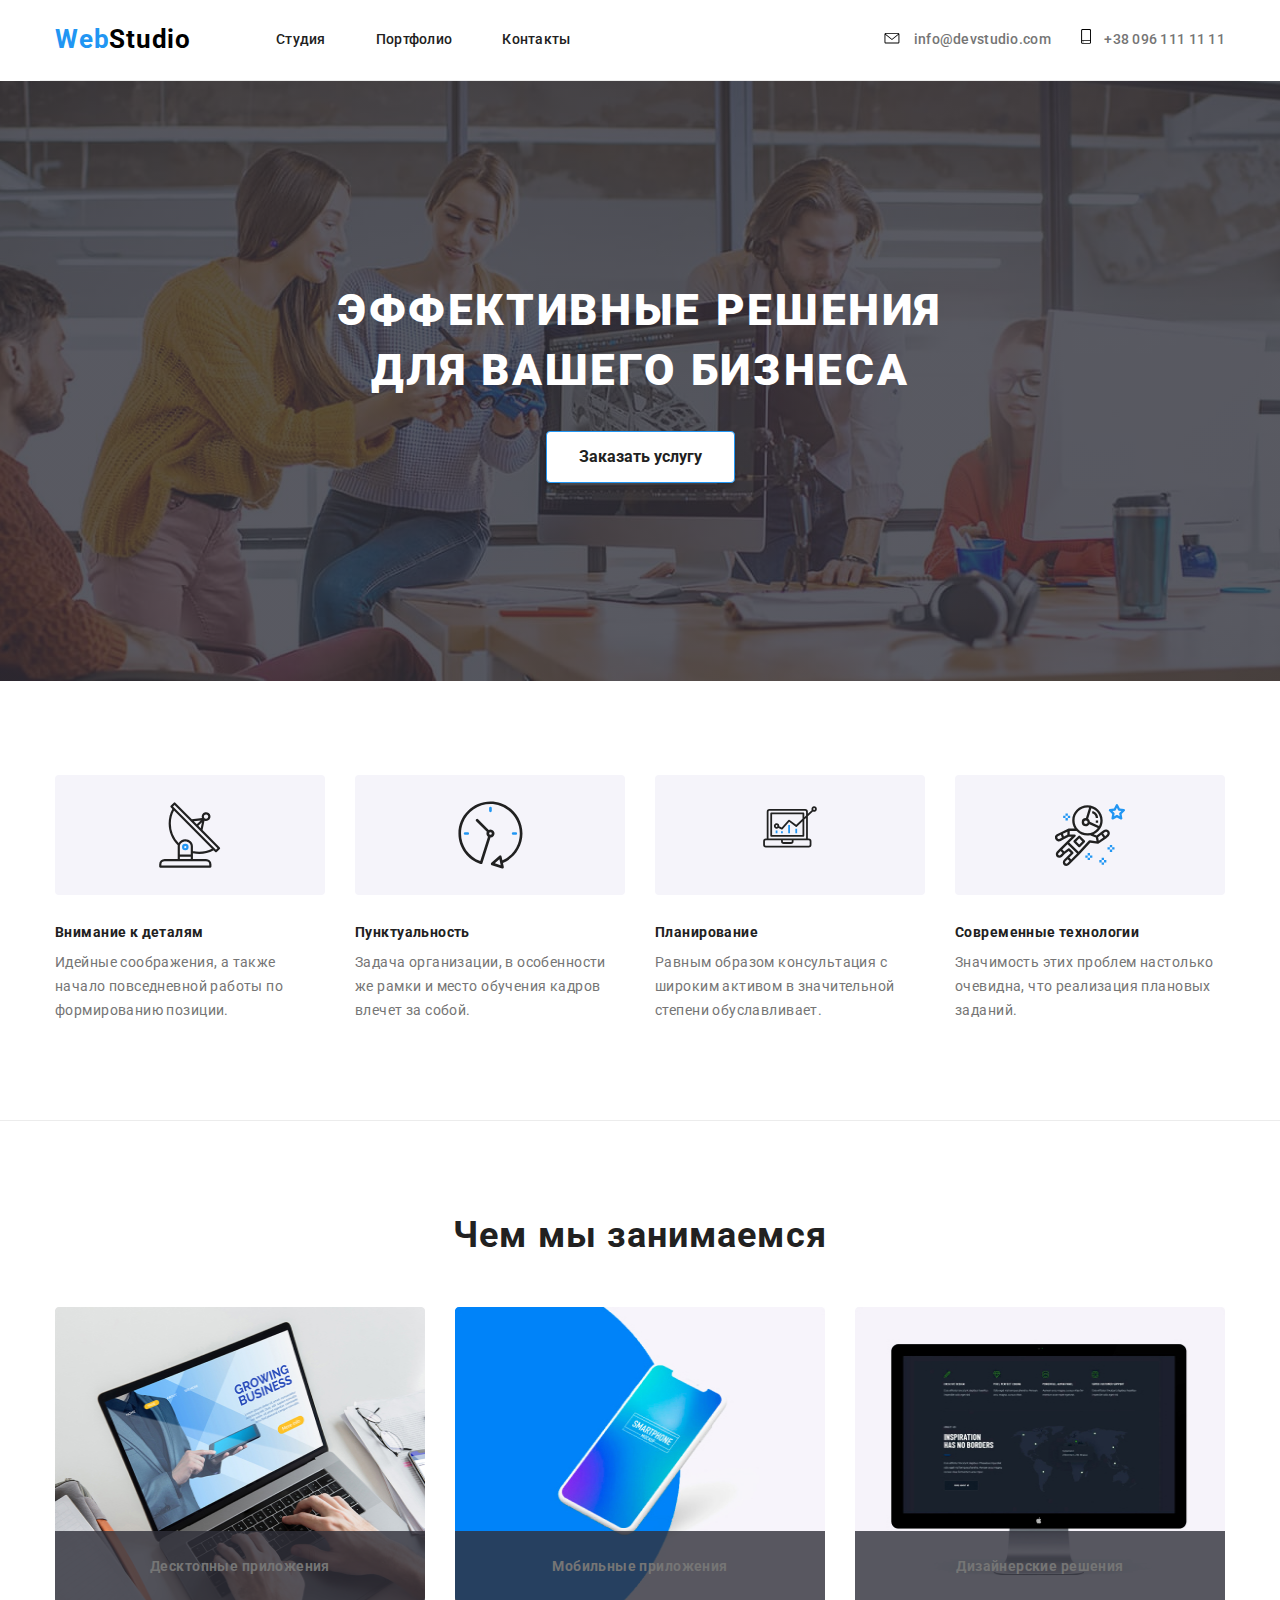
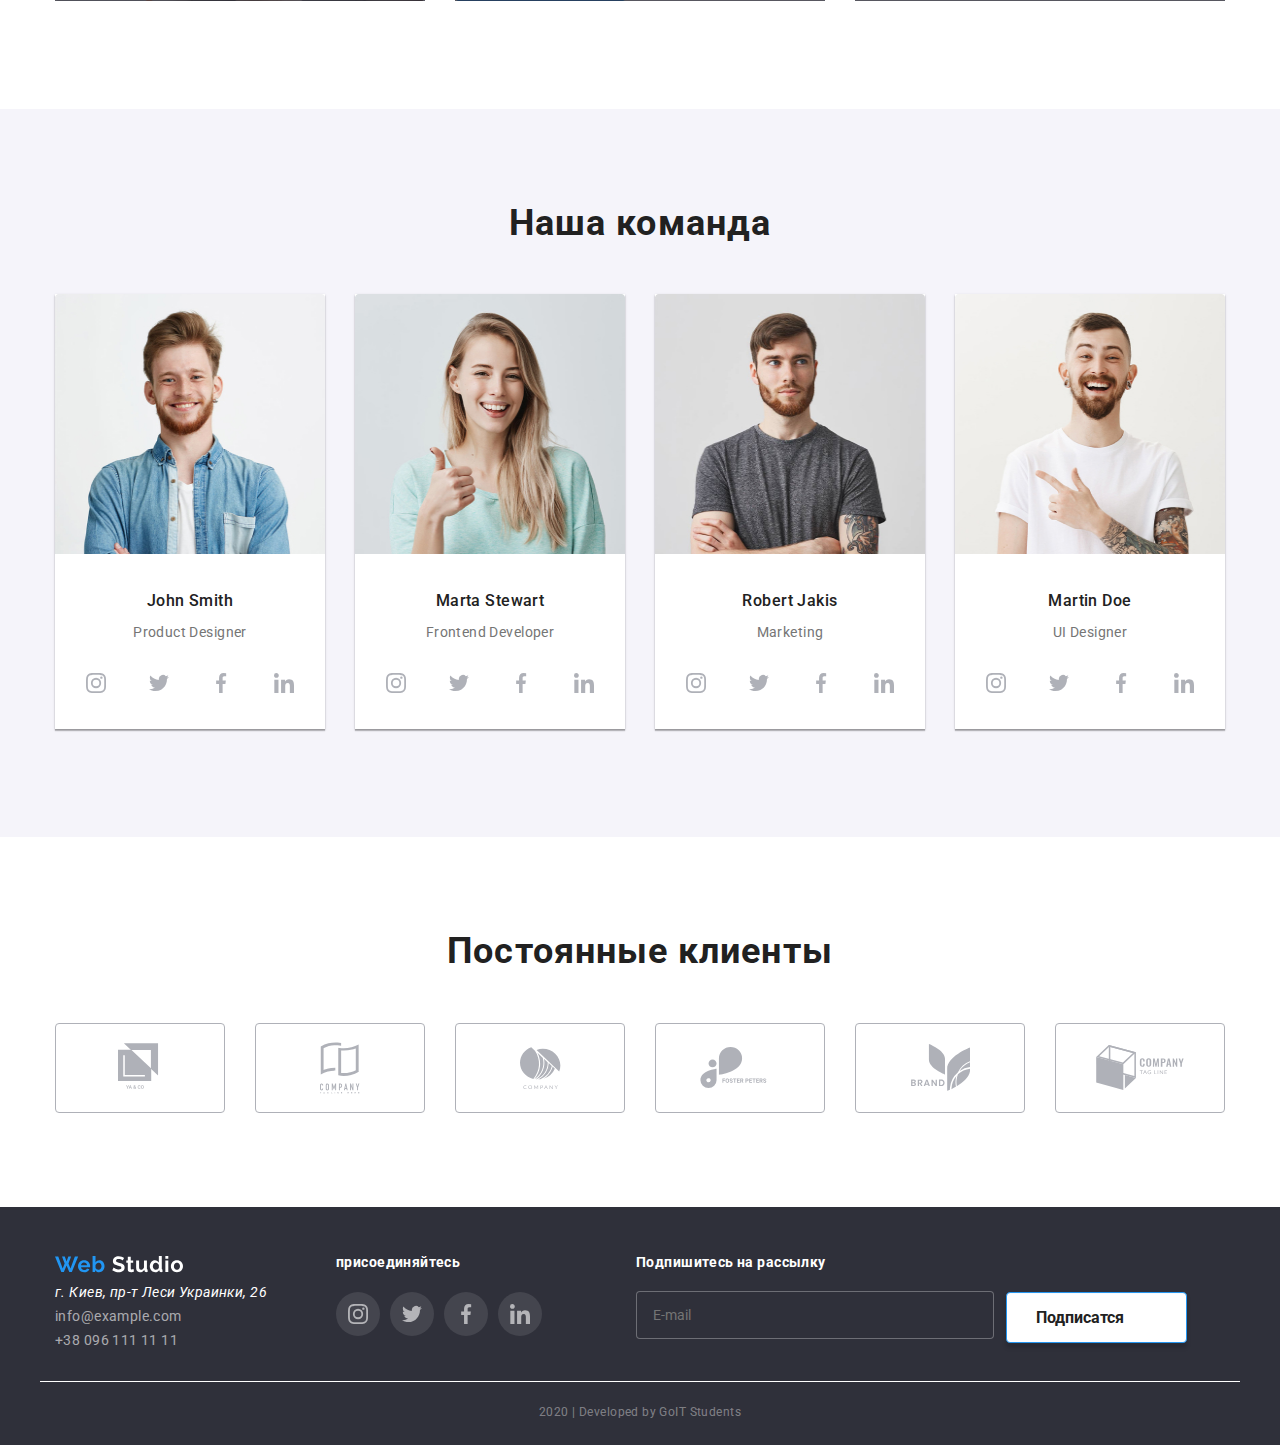
<file: index.html>
<!DOCTYPE html>
<html lang="ru">
  <head>
    <meta charset="UTF-8" />
    <meta name="viewport" content="width=device-width, initial-scale=1.0" />
    <title>Document</title>
    <link
      href="https://cdnjs.cloudflare.com/ajax/libs/modern-normalize/0.6.0/modern-normalize.min.css"
      rel="stylesheet"
    />
    <link rel="stylesheet" href="./css/main.min.css" />
    <link
      href="https://fonts.googleapis.com/css2?family=Roboto&display=swap"
      rel="stylesheet"
    />
  </head>
  <body class="page list">
    <!--Шапка сайта-->
    <header>
      <div class="conteiner main-nav">
        <nav class="nav-left">
          <a href="#" class="logo"
            ><p><span>Web</span>Studio</p></a
          >
          <!--навигация по сайту-->
          <ul class="site-nav list">
            <li class="item">
              <a href="./index.html" class="link current">Студия</a>
            </li>
            <li class="item">
              <a href="./portfolio.html" class="link">Портфолио</a>
            </li>
            <li class="item"><a href="#" class="link">Контакты</a></li>
          </ul>
        </nav>
        <!--контакты в шапке-->
        <ul class="site-contact list">
          <li class="item">
            <svg class="item-icon-mail">
              <use href="./images/symbol-contact.svg#icon-maill"></use>
            </svg>
            <a href="mailto:info@devstudio.com" class="link"
              >info@devstudio.com</a
            >
          </li>
          <li class="item">
            <svg class="item-icon-hone">
              <use href="./images/symbol-contact.svg#icon-hone"></use>
            </svg>
            <a href="tel:+380961111111" class="link">+38 096 111 11 11</a>
          </li>
        </ul>
      </div>
    </header>
    <main>
      <!--Герой-->
      <section class="hero section">
        <div class="hero-back">
          <h1 class="hero-title">
            эффективные решения <br />
            для вашего бизнеса
          </h1>
          <button type="button" class="btn" data-open-modal>
            Заказать услугу
          </button>
        </div>
      </section>

      <!--модадьное окно-->
      <div class="backdrop is-hidden" data-backdrop>
        <div class="modal">
          <button data-close-modal class="modal-btn">
            <svg class="item-icon-close">
              <use href="./images/symbol-close.svg#icon-close"></use>
            </svg>
          </button>
          <form class="forma">
            <p class="form-head">Оставьте свои данные, мы вам перезвоним</p>

            <div class="form-fild">
              <input
                class="form-input"
                type="text"
                name="name"
                id="name"
                placeholder=" "
              />
              <label for="name" class="form-label">Имя</label>
              <svg class="icon-modal">
                <use href="./images/symbol-modal.svg#icon-name"></use>
              </svg>
            </div>

            <div class="form-fild">
              <input
                class="form-input"
                type="tel"
                name="tel"
                id="tel"
                placeholder=" "
              />
              <label for="tel" class="form-label">Телефон</label>
              <svg class="icon-modal">
                <use href="./images/symbol-modal.svg#icon-tel"></use>
              </svg>
            </div>
            <div class="form-fild">
              <input
                class="form-input"
                type="email"
                name="mail"
                id="mail"
                placeholder=" "
              />
              <label for="mail" class="form-label">Почта</label>
              <svg class="icon-modal">
                <use href="./images/symbol-modal.svg#icon-mail"></use>
              </svg>
            </div>
            <div class="comment">
              <textarea
                class="modal-comm"
                name="comment"
                rows="8"
                cols="63"
                placeholder="Комментарий"
              ></textarea>
            </div>
            <div class="chek-modal">
              <label class="chek-label" for="yes"
                ><input
                  class="checkbox"
                  type="checkbox"
                  name=""
                  id="yes"
                  value="yes"
                /><span class="chek-icon"></span>Соглашаюсь с рассылкой и
                принимаю <a class="police" href="#">Условия договора</a></label
              >
            </div>

            <div class="submit-but">
              <button type="submit" class="btn-submit">Отправить</button>
            </div>
          </form>
        </div>
      </div>
      <script>
        const refs = {
          openModalBtn: document.querySelector("[data-open-modal]"),
          closeModalBtn: document.querySelector("[data-close-modal]"),
          backdrop: document.querySelector("[data-backdrop]"),
        };

        refs.openModalBtn.addEventListener("click", toggleModel);
        refs.closeModalBtn.addEventListener("click", toggleModel);

        refs.backdrop.addEventListener("click", logBackdropClick);

        function toggleModel() {
          refs.backdrop.classList.toggle("is-hidden");
        }
        function logBackdropClick() {
          console.log("Єто клик по бекдропу");
        }
      </script>
      <!--преимущества-->
      <section class="section advan">
        <div class="conteiner">
          <h2 class="section-title list zorro">наши преимущества</h2>
          <ul class="advantages">
            <li class="advantages-list">
              <div class="pic-block">
                <svg class="pic-antenna">
                  <use href="./images/symbol-advantages.svg#icon-antenna"></use>
                </svg>
              </div>
              <h3 class="sub-title">Внимание к деталям</h3>
              <p>
                Идейные соображения, а также начало повседневной работы по
                формированию позиции.
              </p>
            </li>
            <li class="advantages-list">
              <div class="pic-block">
                <svg class="pic-clock">
                  <use href="./images/symbol-advantages.svg#icon-clock"></use>
                </svg>
              </div>
              <h3 class="sub-title">Пунктуальность</h3>
              <p>
                Задача организации, в особенности же рамки и место обучения
                кадров влечет за собой.
              </p>
            </li>
            <li class="advantages-list">
              <div class="pic-block">
                <svg class="pic-diagram">
                  <use href="./images/symbol-advantages.svg#icon-diagram"></use>
                </svg>
              </div>
              <h3 class="sub-title">Планирование</h3>
              <p>
                Равным образом консультация с широким активом в значительной
                степени обуславливает.
              </p>
            </li>
            <li class="advantages-list">
              <div class="pic-block">
                <svg class="pic-astronavt">
                  <use
                    href="./images/symbol-advantages.svg#icon-astronaut"
                  ></use>
                </svg>
              </div>
              <h3 class="sub-title">Современные технологии</h3>
              <p>
                Значимость этих проблем настолько очевидна, что реализация
                плановых заданий.
              </p>
            </li>
          </ul>
        </div>
      </section>
      <!--Наши работы-->
      <section class="section">
        <div class="conteiner">
          <h2 class="section-title">Чем мы занимаемся</h2>
          <ul class="works">
            <li class="works-list">
              <img
                src="./images/img.jpg"
                alt="ноутбук"
                width="370px"
                height="294px"
              />
              <a href="#" class="sub-title">Десктопные приложения</a>
            </li>
            <li class="works-list">
              <img
                src="./images/box.jpg"
                alt="смартфон"
                width="370px"
                height="294px"
              />
              <a href="#" class="sub-title">Мобильные приложения</a>
            </li>
            <li class="works-list">
              <img
                src="./images/img(1).jpg"
                alt="моноблок"
                width="370px"
                height="294px"
              />
              <a href="#" class="sub-title">Дизайнерские решения</a>
            </li>
          </ul>
        </div>
      </section>
      <!--Наша команда-->
      <section class="section personal">
        <div class="conteiner">
          <h2 class="section-title">Наша команда</h2>
          <ul class="comand conteiner">
            <li class="item">
              <img
                src="./images/foto1.jpg"
                alt="foto John Smith"
                width="270px"
                height="260px"
                class="pers-foto"
              />
              <h3 class="sub-title">John Smith</h3>
              <p>Product Designer</p>
              <div class="contact-person">
                <a href="#" class="pict">
                  <svg class="icon-insta" width="20" height="20">
                    <use href="./images/symbol-comand.svg#icon-instagram"></use>
                  </svg>
                </a>
                <a href="#" class="pict">
                  <svg class="icon-insta" width="20" height="20">
                    <use href="./images/symbol-comand.svg#icon-twitter"></use>
                  </svg>
                </a>
                <a href="#" class="pict">
                  <svg class="icon-insta" width="20" height="20">
                    <use href="./images/symbol-comand.svg#icon-facebook"></use>
                  </svg>
                </a>
                <a href="#" class="pict">
                  <svg class="icon-insta" width="20" height="20">
                    <use href="./images/symbol-comand.svg#icon-linkedin"></use>
                  </svg>
                </a>
              </div>
            </li>
            <li class="item">
              <img
                src="./images/foto2.jpg"
                alt="foto Marta Stewart"
                width="270px"
                height="260px"
                class="pers-foto"
              />
              <h3 class="sub-title">Marta Stewart</h3>
              <p>Frontend Developer</p>
              <div class="contact-person">
                <a href="#" class="pict">
                  <svg class="icon-insta" width="20" height="20">
                    <use href="./images/symbol-comand.svg#icon-instagram"></use>
                  </svg>
                </a>
                <a href="#" class="pict">
                  <svg class="icon-insta" width="20" height="20">
                    <use href="./images/symbol-comand.svg#icon-twitter"></use>
                  </svg>
                </a>
                <a href="#" class="pict">
                  <svg class="icon-insta" width="20" height="20">
                    <use href="./images/symbol-comand.svg#icon-facebook"></use>
                  </svg>
                </a>
                <a href="#" class="pict">
                  <svg class="icon-insta" width="20" height="20">
                    <use href="./images/symbol-comand.svg#icon-linkedin"></use>
                  </svg>
                </a>
              </div>
            </li>
            <li class="item">
              <img
                src="./images/foto3.jpg"
                alt="foto Robert Jakis"
                width="270px"
                height="260px"
                class="pers-foto"
              />
              <h3 class="sub-title">Robert Jakis</h3>
              <p>Marketing</p>
              <div class="contact-person">
                <a href="#" class="pict">
                  <svg class="icon-insta" width="20" height="20">
                    <use href="./images/symbol-comand.svg#icon-instagram"></use>
                  </svg>
                </a>
                <a href="#" class="pict">
                  <svg class="icon-insta" width="20" height="20">
                    <use href="./images/symbol-comand.svg#icon-twitter"></use>
                  </svg>
                </a>
                <a href="#" class="pict">
                  <svg class="icon-insta" width="20" height="20">
                    <use href="./images/symbol-comand.svg#icon-facebook"></use>
                  </svg>
                </a>
                <a href="#" class="pict">
                  <svg class="icon-insta" width="20" height="20">
                    <use href="./images/symbol-comand.svg#icon-linkedin"></use>
                  </svg>
                </a>
              </div>
            </li>
            <li class="item">
              <img
                src="./images/foto4.jpg"
                alt="foto Martin Doe"
                width="270px"
                height="260px"
                class="pers-foto"
              />
              <h3 class="sub-title">Martin Doe</h3>
              <p>UI Designer</p>
              <div class="contact-person">
                <a href="#" class="pict">
                  <svg class="icon-insta" width="20" height="20">
                    <use href="./images/symbol-comand.svg#icon-instagram"></use>
                  </svg>
                </a>
                <a href="#" class="pict">
                  <svg class="icon-insta" width="20" height="20">
                    <use href="./images/symbol-comand.svg#icon-twitter"></use>
                  </svg>
                </a>
                <a href="#" class="pict">
                  <svg class="icon-insta" width="20" height="20">
                    <use href="./images/symbol-comand.svg#icon-facebook"></use>
                  </svg>
                </a>
                <a href="#" class="pict">
                  <svg class="icon-insta" width="20" height="20">
                    <use href="./images/symbol-comand.svg#icon-linkedin"></use>
                  </svg>
                </a>
              </div>
            </li>
          </ul>
        </div>
      </section>
      <!--Клиены-->
      <section class="section clients">
        <div class="conteiner">
          <h2 class="section-title">Постоянные клиенты</h2>
          <ul class="clients-logo list">
            <li>
              <a class="client-pict" href="#">
                <div class="logo-client-block">
                  <svg class="client-logo" width="44.27px" height="49.23px">
                    <use href="./images/symbol-client.svg#icon-logo1"></use>
                  </svg>
                </div>
              </a>
            </li>
            <li>
              <a class="client-pict" href="#">
                <div class="logo-client-block">
                  <svg class="client-logo" width="40px" height="52px">
                    <use href="./images/symbol-client.svg#icon-logo2"></use>
                  </svg>
                </div>
              </a>
            </li>
            <li>
              <a class="client-pict" href="#">
                <div class="logo-client-block">
                  <svg class="client-logo" width="41px" height="42.6px">
                    <use href="./images/symbol-client.svg#icon-logo3"></use>
                  </svg>
                </div>
              </a>
            </li>
            <li>
              <a class="client-pict" href="#">
                <div class="logo-client-block">
                  <svg class="client-logo" width="79.66px" height="42.02px">
                    <use href="./images/symbol-client.svg#icon-logo4"></use>
                  </svg>
                </div>
              </a>
            </li>
            <li>
              <a class="client-pict" href="#">
                <div class="logo-client-block">
                  <svg class="client-logo" width="59px" height="47px">
                    <use href="./images/symbol-client.svg#icon-logo5"></use>
                  </svg>
                </div>
              </a>
            </li>
            <li>
              <a class="client-pict" href="#">
                <div class="logo-client-block">
                  <svg class="client-logo" width="88.48px" height="45.44px">
                    <use href="./images/symbol-client.svg#icon-logo6"></use>
                  </svg>
                </div>
              </a>
            </li>
          </ul>
        </div>
      </section>
    </main>
    <!--Подвал-->
    <footer>
      <section class="section-footer">
        <div class="footer-section conteiner">
          <!--Адресс фут-->
          <div class="adress">
            <a href="#"><img src="./images/WebStudio.svg" alt="logo" /></a>
            <address>
              <p class="street">г. Киев, пр-т Леси Украинки, 26</p>
            </address>
            <a href="mailto:info@example.com" class="contact"
              >info@example.com</a
            >
            <a href="tel:+380961111111" class="contact">+38 096 111 11 11</a>
          </div>
          <!--Соц сети-->
          <div class="doit">
            <h2 class="sub-title">присоединяйтесь</h2>
            <ul class="pict-foot list">
              <li class="cosial-pict">
                <a href="#" class="pict">
                  <svg class="icon-foot" width="20" height="20">
                    <use href="./images/symbol-comand.svg#icon-instagram"></use>
                  </svg>
                </a>
              </li>
              <li class="cosial-pict">
                <a href="#" class="pict">
                  <svg class="icon-foot" width="20" height="20">
                    <use href="./images/symbol-comand.svg#icon-twitter"></use>
                  </svg>
                </a>
              </li>
              <li class="cosial-pict">
                <a href="#" class="pict">
                  <svg class="icon-foot" width="20" height="20">
                    <use href="./images/symbol-comand.svg#icon-facebook"></use>
                  </svg>
                </a>
              </li>
              <li class="cosial-pict">
                <a href="#" class="pict">
                  <svg class="icon-foot" width="20" height="20">
                    <use href="./images/symbol-comand.svg#icon-linkedin"></use>
                  </svg>
                </a>
              </li>
            </ul>
          </div>
          <!--Форма Подписки-->

          <div class="subscribe">
            <form>
              <h2 class="sub-title">Подпишитесь на рассылку</h2>

              <label for="subform" class="sub-label">
                <input
                  class="form-input"
                  type="text"
                  name="subform"
                  id="subform"
                  placeholder="E-mail"
              /></label>
            </form>
          </div>
          <div class="btn-footer">
            <button class="btn-subscribe">
              <svg class="futter-send" width="20" height="20">
                <use href="./images/symbol-send.svg#icon-iconsend"></use></svg
              >Подписатся
            </button>
          </div>
        </div>
      </section>
      <!--Создано-->
      <section class="cop">
        <p class="create conteiner">2020 | Developed by GoIT Students</p>
      </section>
    </footer>
  </body>
</html>
</file>
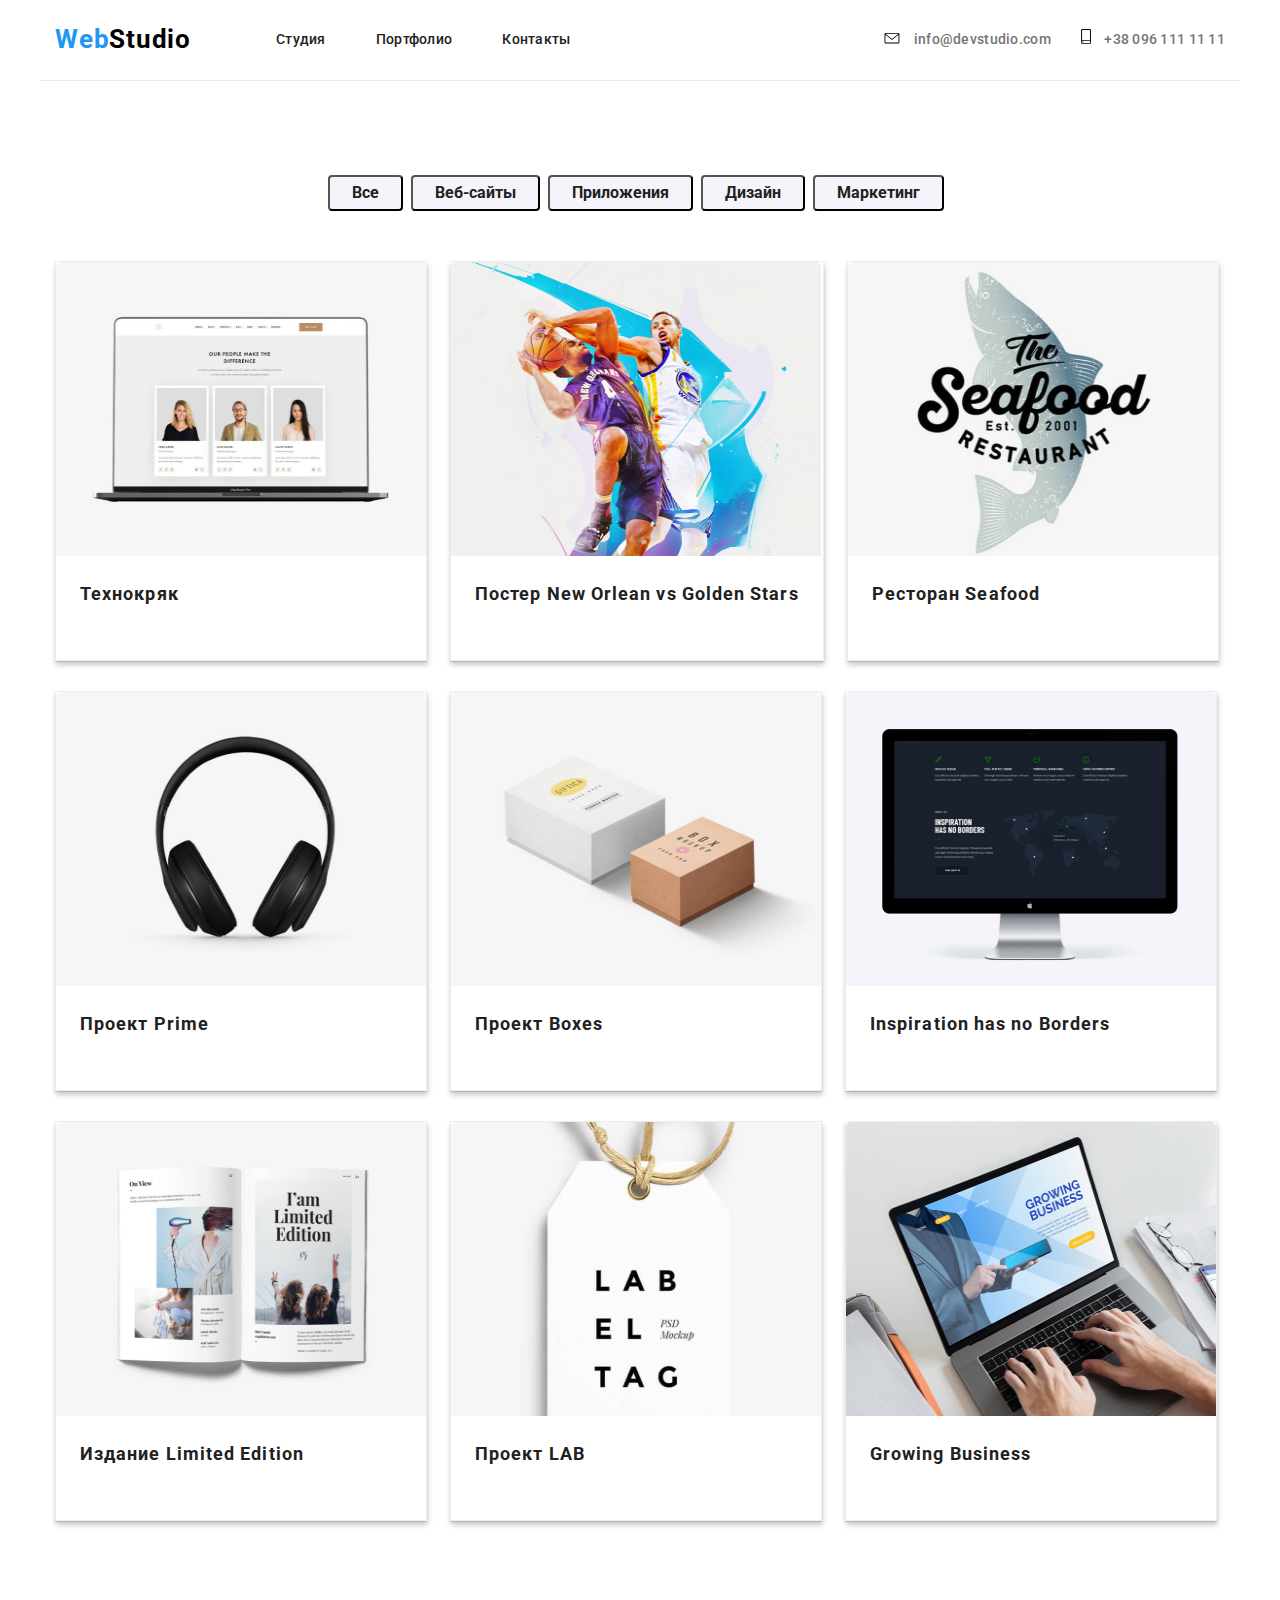
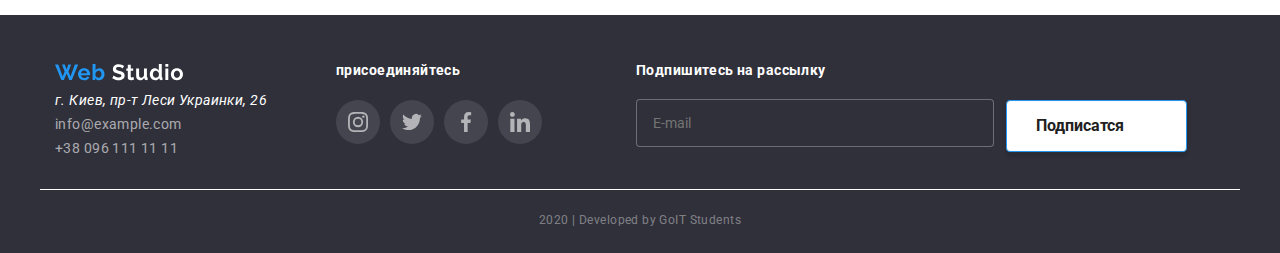
<file: portfolio.html>
<!DOCTYPE html>
<html lang="ru">
  <head>
    <meta charset="UTF-8" />
    <meta name="viewport" content="width=device-width, initial-scale=1.0" />
    <title>Document</title>
    <link
      href="https://cdnjs.cloudflare.com/ajax/libs/modern-normalize/0.6.0/modern-normalize.min.css"
      rel="stylesheet"
    />
    <link rel="stylesheet" href="./css/main.min.css" />
    <link
      href="https://fonts.googleapis.com/css2?family=Roboto&display=swap"
      rel="stylesheet"
    />
  </head>
  <body class="page list">
    <!--Шапка сайта-->
    <header>
      <div class="conteiner main-nav list">
        <nav class="nav-left">
          <a href="#" class="logo">
            <p><span>Web</span>Studio</p>
          </a>
          <!--навигация по сайту-->
          <ul class="site-nav list">
            <li class="item">
              <a href="./index.html" class="link">Студия</a>
            </li>
            <li class="item">
              <a href="./portfolio.html" class="link current">Портфолио</a>
            </li>
            <li class="item"><a href="#" class="link">Контакты</a></li>
          </ul>
        </nav>
        <!--контакты в шапке-->
        <ul class="site-contact list">
          <li class="item">
            <svg class="item-icon-mail">
              <use href="./images/symbol-contact.svg#icon-maill"></use>
            </svg>
            <a href="mailto:info@devstudio.com" class="link"
              >info@devstudio.com</a
            >
          </li>
          <li class="item">
            <svg class="item-icon-hone">
              <use href="./images/symbol-contact.svg#icon-hone"></use>
            </svg>
            <a href="tel:+380961111111" class="link">+38 096 111 11 11</a>
          </li>
        </ul>
      </div>
    </header>
    <main>
      <h1 class="zorro">Наши работы</h1>
      <section class="section filt">
        <div class="conteiner">
          <!--Фильтры-->
          <h2 class="zorro">Фильтры</h2>
          <ul class="filter list">
            <li>
              <button type="button" class="btn"><span>Все</span></button>
            </li>
            <li><button type="button" class="btn">Веб-сайты</button></li>
            <li><button type="button" class="btn">Приложения</button></li>
            <li><button type="button" class="btn">Дизайн</button></li>
            <li><button type="button" class="btn">Маркетинг</button></li>
          </ul>
        </div>
      </section>
      <section class="galery-item">
        <!--Примеры -->

        <h2 class="zorro">примеры выполненных работ</h2>
        <div class="galery conteiner">
          <ul class="example list">
            <li class="card">
              <a href="#" class="example-link">
                <div class="overlay">
                  <img
                    src="./images/img(6).jpg"
                    alt="визуализация Веб-сайта
            Технокряк"
                    width="370"
                    height="294"
                  />
                  <div class="over-text">
                    <p class="over-text-cont">
                      Технокряк это современная площадка распространения
                      коронавируса. Компании используют эту платформу для
                      цифрового шпионажа и атак на защищённые сервера
                      конкурентов.
                    </p>
                  </div>
                </div>
                <div class="client-name">
                  <h3 class="sub-title">Технокряк</h3>
                  <p class="sub-sub-title">Веб-сайт</p>
                </div>
              </a>
            </li>
            <li class="card">
              <a href="#" class="example-link">
                <div class="overlay">
                  <img
                    src="./images/img(7).jpg"
                    alt="постер созданный для
            спортивного мероприятия"
                    width="370"
                    height="294"
                  />
                  <div class="over-text">
                    <p class="over-text-cont">
                      Технокряк это современная площадка распространения
                      коронавируса. Компании используют эту платформу для
                      цифрового шпионажа и атак на защищённые сервера
                      конкурентов.
                    </p>
                  </div>
                </div>
                <div class="client-name">
                  <h3 class="sub-title">Постер New Orlean vs Golden Stars</h3>
                  <p>Дизайн</p>
                  <!--<p>
                Технокряк это современная площадка распространения коронавируса.
                Компании используют эту платформу для цифрового шпионажа и атак
                на защищённые сервера конкурентов.
              </p>-->
                </div>
              </a>
            </li>
            <li class="card">
              <a href="#" class="example-link">
                <div class="overlay">
                  <img
                    src="./images/img(8).jpg"
                    alt="визуализация приложения для
            ресторана"
                    width="370"
                    height="294"
                  />
                  <div class="over-text">
                    <p class="over-text-cont">
                      Технокряк это современная площадка распространения
                      коронавируса. Компании используют эту платформу для
                      цифрового шпионажа и атак на защищённые сервера
                      конкурентов.
                    </p>
                  </div>
                </div>
                <div class="client-name">
                  <h3 class="sub-title">Ресторан Seafood</h3>
                  <p>Приложение</p>
                  <!--<p>
                Технокряк это современная площадка распространения коронавируса.
                Компании используют эту платформу для цифрового шпионажа и атак
                на защищённые сервера конкурентов.
              </p> -->
                </div>
              </a>
            </li>
            <li class="card">
              <a href="#" class="example-link">
                <div class="overlay">
                  <img
                    src="./images/img(9).jpg"
                    alt="пример промо для проэкта"
                    width="370"
                    height="294"
                  />
                  <div class="over-text">
                    <p class="over-text-cont">
                      Технокряк это современная площадка распространения
                      коронавируса. Компании используют эту платформу для
                      цифрового шпионажа и атак на защищённые сервера
                      конкурентов.
                    </p>
                  </div>
                </div>
                <div class="client-name">
                  <h3 class="sub-title">Проект Prime</h3>
                  <p>Маркетинг</p>
                  <!--<p>
                Технокряк это современная площадка распространения коронавируса.
                Компании используют эту платформу для цифрового шпионажа и атак
                на защищённые сервера конкурентов.
              </p> -->
                </div>
              </a>
            </li>
            <li class="card">
              <a href="#" class="example-link">
                <div class="overlay">
                  <img
                    src="./images/img(10).jpg"
                    alt="визуализация приложения для
            доставки"
                    width="370"
                    height="294"
                  />
                  <div class="over-text">
                    <p class="over-text-cont">
                      Технокряк это современная площадка распространения
                      коронавируса. Компании используют эту платформу для
                      цифрового шпионажа и атак на защищённые сервера
                      конкурентов.
                    </p>
                  </div>
                </div>
                <div class="client-name">
                  <h3 class="sub-title">Проект Boxes</h3>
                  <p>Приложение</p>
                  <!--<p>
                Технокряк это современная площадка распространения коронавируса.
                Компании используют эту платформу для цифрового шпионажа и атак
                на защищённые сервера конкурентов.
              </p> -->
                </div>
              </a>
            </li>
            <li class="card">
              <a href="#" class="example-link">
                <div class="overlay">
                  <img
                    src="./images/img(11).jpg"
                    alt="визуализация Веб-сайта
            Inspiration has no Borders"
                    width="370"
                    height="294"
                  />
                  <div class="over-text">
                    <p class="over-text-cont">
                      Технокряк это современная площадка распространения
                      коронавируса. Компании используют эту платформу для
                      цифрового шпионажа и атак на защищённые сервера
                      конкурентов.
                    </p>
                  </div>
                </div>
                <div class="client-name">
                  <h3 class="sub-title">Inspiration has no Borders</h3>
                  <p>Веб-сайт</p>
                  <!--<p>
                Технокряк это современная площадка распространения коронавируса.
                Компании используют эту платформу для цифрового шпионажа и атак
                на защищённые сервера конкурентов.
              </p> -->
                </div>
              </a>
            </li>
            <li class="card">
              <a href="#" class="example-link">
                <div class="overlay">
                  <img
                    src="./images/img(12).jpg"
                    alt="пример дизайна для журнала"
                    width="370"
                    height="294"
                  />
                  <div class="over-text">
                    <p class="over-text-cont">
                      Технокряк это современная площадка распространения
                      коронавируса. Компании используют эту платформу для
                      цифрового шпионажа и атак на защищённые сервера
                      конкурентов.
                    </p>
                  </div>
                </div>
                <div class="client-name">
                  <h3 class="sub-title">Издание Limited Edition</h3>
                  <p>Дизайн</p>
                  <!--<p>
                Технокряк это современная площадка распространения коронавируса.
                Компании используют эту платформу для цифрового шпионажа и атак
                на защищённые сервера конкурентов.
              </p> -->
                </div>
              </a>
            </li>
            <li class="card">
              <a href="#" class="example-link">
                <div class="overlay">
                  <img
                    src="./images/img(13).jpg"
                    alt="визуализация Веб-сайта
            Технокряк"
                    width="370"
                    height="294"
                  />
                  <div class="over-text">
                    <p class="over-text-cont">
                      Технокряк это современная площадка распространения
                      коронавируса. Компании используют эту платформу для
                      цифрового шпионажа и атак на защищённые сервера
                      конкурентов.
                    </p>
                  </div>
                </div>
                <div class="client-name">
                  <h3 class="sub-title">Проект LAB</h3>
                  <p>Маркетинг</p>
                  <!--<p>
                Технокряк это современная площадка распространения коронавируса.
                Компании используют эту платформу для цифрового шпионажа и атак
                на защищённые сервера конкурентов.
              </p> -->
                </div>
              </a>
            </li>
            <li class="card">
              <a href="#" class="example-link">
                <div class="overlay">
                  <img
                    src="./images/img(14).jpg"
                    alt="визуализация приложения для
            ПК"
                    width="370"
                    height="294"
                  />
                  <div class="over-text">
                    <p class="over-text-cont">
                      Технокряк это современная площадка распространения
                      коронавируса. Компании используют эту платформу для
                      цифрового шпионажа и атак на защищённые сервера
                      конкурентов.
                    </p>
                  </div>
                </div>
                <div class="client-name">
                  <h3 class="sub-title">Growing Business</h3>
                  <p>Приложение</p>
                  <!-- <p>
                Технокряк это современная площадка распространения коронавируса.
                Компании используют эту платформу для цифрового шпионажа и атак
                на защищённые сервера конкурентов.
              </p> -->
                </div>
              </a>
            </li>
          </ul>
        </div>
      </section>
    </main>
    <footer>
      <section class="section-footer">
        <div class="footer-section conteiner">
          <!--Адресс фут-->
          <div class="adress">
            <a href="#"><img src="./images/WebStudio.svg" alt="logo" /></a>
            <address>
              <p class="street">г. Киев, пр-т Леси Украинки, 26</p>
            </address>
            <a href="mailto:info@example.com" class="contact"
              >info@example.com</a
            >
            <a href="tel:+380961111111" class="contact">+38 096 111 11 11</a>
          </div>
          <!--Соц сети-->
          <div class="doit">
            <h2 class="sub-title">присоединяйтесь</h2>
            <ul class="pict-foot list">
              <li class="cosial-pict">
                <a href="#" class="pict">
                  <svg class="icon-foot" width="20" height="20">
                    <use href="./images/symbol-comand.svg#icon-instagram"></use>
                  </svg>
                </a>
              </li>
              <li class="cosial-pict">
                <a href="#" class="pict">
                  <svg class="icon-foot" width="20" height="20">
                    <use href="./images/symbol-comand.svg#icon-twitter"></use>
                  </svg>
                </a>
              </li>
              <li class="cosial-pict">
                <a href="#" class="pict">
                  <svg class="icon-foot" width="20" height="20">
                    <use href="./images/symbol-comand.svg#icon-facebook"></use>
                  </svg>
                </a>
              </li>
              <li class="cosial-pict">
                <a href="#" class="pict">
                  <svg class="icon-foot" width="20" height="20">
                    <use href="./images/symbol-comand.svg#icon-linkedin"></use>
                  </svg>
                </a>
              </li>
            </ul>
          </div>
          <!--Форма Подписки не поменял цвет-->
          <div class="subscribe">
            <form>
              <h2 class="sub-title">Подпишитесь на рассылку</h2>

              <label for="subform" class="sub-label">
                <input
                  class="form-input"
                  type="text"
                  name="subform"
                  id="subform"
                  placeholder="E-mail"
              /></label>
            </form>
          </div>
          <div class="btn-footer">
            <button class="btn-subscribe">
              <svg class="futter-send" width="20" height="20">
                <use href="./images/symbol-send.svg#icon-iconsend"></use></svg
              >Подписатся
            </button>
          </div>
        </div>
      </section>
      <!--Создано-->
      <section class="cop">
        <p class="create conteiner">2020 | Developed by GoIT Students</p>
      </section>
    </footer>
  </body>
</html>
</file>
<file: css/main.min.css>
h1,h2,h3,h4,h5,p{margin:0px}.list{list-style:none;margin:0;padding:0}.zorro{display:none}.section{padding-bottom:94px;padding-top:94px}.section-title{color:#212121;font-weight:700;font-size:36px;line-height:1.16;text-align:center;letter-spacing:0.03em}.site-nav .item:last-child{margin-right:0px}.conteiner{width:1200px;padding-left:15px;padding-right:15px;margin-left:auto;margin-right:auto}.page{background-color:#fff;color:#757575;font-family:"Roboto", sans-serif;letter-spacing:0.03em;font-size:14px;line-height:1.71}.nav-left{display:-webkit-box;display:-ms-flexbox;display:flex;-webkit-box-align:center;-ms-flex-align:center;align-items:center}.nav-left span{color:#2196f3}.logo{display:-webkit-box;display:-ms-flexbox;display:flex;font-weight:700;font-size:26px;line-height:1.14;letter-spacing:0.03em;color:#000;text-decoration:none;margin-top:24px;margin-bottom:25px}.main-nav{display:-webkit-box;display:-ms-flexbox;display:flex;-webkit-box-align:center;-ms-flex-align:center;align-items:center;border-bottom:1px solid #ececec}.site-nav{display:-webkit-box;display:-ms-flexbox;display:flex}.site-nav .item{margin-right:50px}.site-nav .item:first-child{margin-left:85px}.site-nav .current{color:#2196f3}.site-nav .link{position:relative;display:block;padding-bottom:32px;padding-top:32px;color:#212121;text-decoration:none;font-weight:500;line-height:1.14;letter-spacing:0.02em;-webkit-transition-property:color;transition-property:color;-webkit-transition-duration:250ms;transition-duration:250ms;-webkit-transition-timing-function:cubic-bezier(0.4, 0, 0.2, 1);transition-timing-function:cubic-bezier(0.4, 0, 0.2, 1)}.site-nav .link::after{content:"";position:absolute;left:0;bottom:0;width:100%;display:block;background-color:#2196f3;border-radius:2px;height:4px;opacity:0;-webkit-transition-property:all;transition-property:all;-webkit-transition-duration:250ms;transition-duration:250ms;-webkit-transition-timing-function:cubic-bezier(0.4, 0, 0.2, 1);transition-timing-function:cubic-bezier(0.4, 0, 0.2, 1)}.site-nav .link:hover::after{opacity:1}.site-nav .link:hover,.site-nav .link:focus{color:#2196f3}.item-icon-mail{width:16px;height:11.2px;margin-right:10px}.item-icon-hone{width:10px;height:14.94px;margin-right:10px}.site-contact{display:-webkit-box;display:-ms-flexbox;display:flex;margin-left:auto}.site-contact .item+.item{margin-left:30px}.site-contact .link{padding-bottom:28px;padding-top:36px;text-decoration:none;color:#757575;font-weight:500;line-height:1.14;letter-spacing:0.02em;-webkit-transition-property:color;transition-property:color;-webkit-transition-duration:250ms;transition-duration:250ms;-webkit-transition-timing-function:cubic-bezier(0.4, 0, 0.2, 1);transition-timing-function:cubic-bezier(0.4, 0, 0.2, 1)}.site-contact .item{-webkit-transition-property:fill;transition-property:fill;-webkit-transition-duration:250ms;transition-duration:250ms;-webkit-transition-timing-function:cubic-bezier(0.4, 0, 0.2, 1);transition-timing-function:cubic-bezier(0.4, 0, 0.2, 1)}.site-contact .link:hover,.site-contact .link:focus{color:#2196f3}.site-contact .item:hover,.site-contact .item:focus{fill:#2196f3}.hero{padding-top:0px;padding-bottom:0px;text-align:center}.hero-title{padding-top:200px;padding-bottom:30px;color:#fff;font-weight:900;font-size:44px;line-height:1.36;letter-spacing:0.06em;text-transform:uppercase}.hero-back{height:600px;max-width:1600px;margin-left:auto;margin-right:auto;background-image:-webkit-gradient(linear, left top, right top, from(rgba(47,48,58,0.8)), to(rgba(47,48,58,0.8))),url(../images/Headerimg.jpg);background-image:linear-gradient(to right, rgba(47,48,58,0.8), rgba(47,48,58,0.8)),url(../images/Headerimg.jpg);background-repeat:no-repeat;background-size:cover;background-position:center}.hero .btn{padding:10px 32px 10px 32px;-webkit-box-shadow:0px 4px 4px rgba(0,0,0,0.15);box-shadow:0px 4px 4px rgba(0,0,0,0.15);border-radius:4px;margin-bottom:200px;border:1px solid #2196f3;color:#212121;background:#fff;font-family:inherit;font-weight:700;font-size:16px;line-height:1.87;-webkit-transition-property:all;transition-property:all;-webkit-transition-duration:250ms;transition-duration:250ms;-webkit-transition-timing-function:cubic-bezier(0.4, 0, 0.2, 1);transition-timing-function:cubic-bezier(0.4, 0, 0.2, 1)}.hero .btn:hover,.hero .btn:focus{color:#fff;background:#2196f3}.backdrop{position:fixed;top:0;left:0;width:100%;height:100%;background-color:rgba(0,0,0,0.2);opacity:1;z-index:99;-webkit-transition:opacity 250ms cubic-bezier(0.4, 0, 0.2, 1);transition:opacity 250ms cubic-bezier(0.4, 0, 0.2, 1)}.backdrop.is-hidden{opacity:0;pointer-events:none}.modal{position:absolute;top:50%;left:50%;-webkit-transform:translate(-50%, -50%);transform:translate(-50%, -50%);width:auto;height:auto;background-color:#fff}.modal-btn{position:absolute;top:-15px;right:-15px;padding:0;margin:0;border:0px solid #000;border-radius:50%;width:30px;height:30px;background:#fff;-webkit-box-shadow:0px 2px 1px rgba(0,0,0,0.2),0px 1px 1px rgba(0,0,0,0.14),0px 1px 3px rgba(0,0,0,0.12);box-shadow:0px 2px 1px rgba(0,0,0,0.2),0px 1px 1px rgba(0,0,0,0.14),0px 1px 3px rgba(0,0,0,0.12)}.forma{width:auto;height:auto;margin:40px}.form-fild{position:relative;margin-bottom:28px;display:-webkit-box;display:-ms-flexbox;display:flex;-webkit-box-orient:vertical;-webkit-box-direction:normal;-ms-flex-direction:column;flex-direction:column}.form-fild input{padding-top:20px;padding-bottom:20px;padding-left:42px;border:1px solid rgba(33,33,33,0.2);border-radius:4px;font-size:14px}.form-head{font-size:20px;line-height:23px;font-weight:700;text-align:center;letter-spacing:0.03em;color:#212121;padding-bottom:30px}.item-icon-close{width:11px;height:11px;-webkit-box-align:center;-ms-flex-align:center;align-items:center;border-radius:50%}.modal-comm{border:1px solid rgba(33,33,33,0.2);border-radius:4px;resize:none;width:100%;height:120px}.comment{margin-bottom:20px}.form-label{position:absolute;top:50%;left:42px;-webkit-transform:translateY(-50%);transform:translateY(-50%);-webkit-transition:-webkit-transform 250ms cubic-bezier(0.4, 0, 0.2, 1);transition:-webkit-transform 250ms cubic-bezier(0.4, 0, 0.2, 1);transition:transform 250ms cubic-bezier(0.4, 0, 0.2, 1);transition:transform 250ms cubic-bezier(0.4, 0, 0.2, 1), -webkit-transform 250ms cubic-bezier(0.4, 0, 0.2, 1)}.form-input{position:relative}.form-input:focus ~ .icon-modal{fill:#2196f3}.form-input:focus+.form-label,.form-input:not(:placeholder-shown)+.form-label{color:#2196f3;-webkit-transform:translateY(-50px) translateX(-30px);transform:translateY(-50px) translateX(-30px)}.icon-modal{position:absolute;width:12px;height:12px;top:50%;left:19px;-webkit-transform:translateY(-50%);transform:translateY(-50%);fill:#212121}.chek-modal{padding-bottom:30px}.chek-label{display:-webkit-box;display:-ms-flexbox;display:flex;-webkit-box-align:center;-ms-flex-align:center;align-items:center}.chek-icon{margin-right:8px;display:inline-block;width:15px;height:15px;border-radius:4px;border:2px solid #212121}.checkbox{-webkit-appearance:none;position:absolute}.checkbox:checked+.chek-icon{border-color:#2196f3;background-color:#2196f3;background-image:url(../images/iconcheck.svg);background-size:contain;background-origin:border-box}.police{color:#2196f3;-webkit-text-decoration-color:#2196f3;text-decoration-color:#2196f3}textarea{resize:none}.btn-submit{position:relative;left:50%;-webkit-transform:translate(-50%, 0);transform:translate(-50%, 0);padding:10px 55px 10px 56px;-webkit-box-shadow:0px 4px 4px rgba(0,0,0,0.15);box-shadow:0px 4px 4px rgba(0,0,0,0.15);border-radius:4px;border:1px solid #2196f3;color:#212121;background:#fff;font-family:inherit;font-weight:700;font-size:16px;line-height:1.87;-webkit-transition-property:all;transition-property:all;-webkit-transition-duration:250ms;transition-duration:250ms;-webkit-transition-timing-function:cubic-bezier(0.4, 0, 0.2, 1);transition-timing-function:cubic-bezier(0.4, 0, 0.2, 1)}.btn-submit:hover,.btn-submit:focus{color:#fff;background:#2196f3}.advan{border-bottom:1px solid #ececec}.advantages{display:-webkit-box;display:-ms-flexbox;display:flex;list-style:none;margin:0;padding:0;text-align:center}.advantages .sub-title{color:#212121;font-weight:700;font-size:14px;line-height:1.14;letter-spacing:0.03em;text-align:left;margin-bottom:10px}.advantages-list{-webkit-box-align:center;-ms-flex-align:center;align-items:center;margin-left:30px;width:270px;height:251px}.advantages-list:first-child{margin-left:0}.advantages-list p{text-align:left}.pic-antenna{height:70px;width:65.32px;margin-top:25px;margin-bottom:25px}.pic-clock{height:70px;width:66.96px;margin-top:25px;margin-bottom:25px}.pic-diagram{height:53.69px;width:70px;margin-top:25px;margin-bottom:25px}.pic-astronavt{height:70px;width:70px;margin-top:25px;margin-bottom:25px}.pic-block{height:120px;width:270px;background:#f5f4fa;border-radius:4px;margin-bottom:30px}.works-list{z-index:2;width:370px;height:294px;margin-right:30px;position:relative}.works-list:last-child{margin-right:0px}.works{display:-webkit-box;display:-ms-flexbox;display:flex;list-style:none;margin-top:50px;padding:0px;z-index:1}.works .sub-title{position:absolute;color:var(--white-color);text-decoration:none;-webkit-transition-property:color;transition-property:color;-webkit-transition-duration:250ms;transition-duration:250ms;-webkit-transition-timing-function:cubic-bezier(0.4, 0, 0.2, 1);transition-timing-function:cubic-bezier(0.4, 0, 0.2, 1);background-color:rgba(47,48,58,0.8);bottom:0;left:0;width:100%;height:70px;padding:27px 82px;font-family:Roboto;font-style:normal;font-weight:bold;font-size:14px;line-height:16px;text-align:center;letter-spacing:0.03em}.works .sub-title:hover,.works .sub-title:focus{color:#2196f3}.clients .section-title{margin-bottom:50px}.logo-client-block{color:#afb1b8;display:-webkit-box;display:-ms-flexbox;display:flex;-webkit-box-align:center;-ms-flex-align:center;align-items:center;-webkit-box-pack:space-evenly;-ms-flex-pack:space-evenly;justify-content:space-evenly;border:1px solid currentColor;border-radius:4px;width:170px;height:90px;-webkit-transition-property:color;transition-property:color;-webkit-transition-duration:250ms;transition-duration:250ms;-webkit-transition-timing-function:cubic-bezier(0.4, 0, 0.2, 1);transition-timing-function:cubic-bezier(0.4, 0, 0.2, 1);fill:currentColor}.logo-client-block:hover,.logo-client-block:focus{color:#2196f3}.clients-logo{display:-webkit-box;display:-ms-flexbox;display:flex;list-style:none;margin-right:0px;padding:0px;fill:currentColor}.clients-logo li{margin-right:30px;display:block}.clients-logo li:last-child{margin-right:0px}.personal{background-color:#f5f4fa}.personal .section-title{font-weight:700;font-size:36px;line-height:1.16;text-align:center;margin-bottom:50px;color:#212121}.icon-insta{fill:currentColor;display:block}.pers-foto{margin-bottom:30px}.contact-person{display:-webkit-box;display:-ms-flexbox;display:flex;-webkit-box-align:start;-ms-flex-align:start;align-items:flex-start;-webkit-box-pack:space-evenly;-ms-flex-pack:space-evenly;justify-content:space-evenly;padding-bottom:24px}.contact-person .pict{-webkit-box-align:center;-ms-flex-align:center;align-items:center;width:44px;height:44px;padding-left:12px;padding-right:12px}.comand .pict{display:-webkit-box;display:-ms-flexbox;display:flex;color:#afb1b8;border-radius:50%;-webkit-transition-property:all;transition-property:all;-webkit-transition-duration:250ms;transition-duration:250ms;-webkit-transition-timing-function:cubic-bezier(0.4, 0, 0.2, 1);transition-timing-function:cubic-bezier(0.4, 0, 0.2, 1)}.comand .pict:hover,.comand .pict:focus{background-color:#2196f3;color:#fff}.comand .pict:last-child{margin-right:0px}.comand{display:-webkit-box;display:-ms-flexbox;display:flex;list-style:none;padding:0px}.comand .item{-webkit-box-align:end;-ms-flex-align:end;align-items:flex-end;margin-right:30px;background-color:#fff;-webkit-box-shadow:0px 2px 1px rgba(0,0,0,0.2),0px 1px 1px rgba(0,0,0,0.14),0px 1px 3px rgba(0,0,0,0.12);box-shadow:0px 2px 1px rgba(0,0,0,0.2),0px 1px 1px rgba(0,0,0,0.14),0px 1px 3px rgba(0,0,0,0.12)}.comand .item h3{margin-bottom:10px}.comand .item:last-child{margin-right:0px}.comand .sub-title{color:#212121;font-weight:500;font-size:16px;line-height:1.18;text-align:center}.comand p{text-align:center;margin-bottom:16px}footer{background:#2f303a}.adress{display:-webkit-box;display:-ms-flexbox;display:flex;-webkit-box-orient:vertical;-webkit-box-direction:normal;-ms-flex-direction:column;flex-direction:column}.adress .street{color:#fff;letter-spacing:0.03em}.adress .contact{color:rgba(255,255,255,0.6);text-decoration:none;-webkit-box-flex:block;-ms-flex:block;flex:block}.icon-foot{fill:currentColor;display:block}.pict-foot .pict{color:rgba(255,255,255,0.6)}.cosial-pict{display:-webkit-box;display:-ms-flexbox;display:flex;-webkit-box-align:center;-ms-flex-align:center;align-items:center;margin-right:10px;width:44px;height:44px;background-color:rgba(255,255,255,0.1);border-radius:50%;padding-left:12px;padding-right:12px;-webkit-transition-property:all;transition-property:all;-webkit-transition-duration:250ms;transition-duration:250ms;-webkit-transition-timing-function:cubic-bezier(0.4, 0, 0.2, 1);transition-timing-function:cubic-bezier(0.4, 0, 0.2, 1)}.cosial-pict:hover,.cosial-pict:focus{color:#fff;background-color:#2196f3}.cosial-pict:last-child{margin-right:0px}.doit{display:-webkit-box;display:-ms-flexbox;display:flex;-webkit-box-orient:vertical;-webkit-box-direction:normal;-ms-flex-direction:column;flex-direction:column;margin-left:69px}.doit .sub-title{display:inline-block;color:#fff;font-weight:700;font-size:14px;line-height:1.14;margin-bottom:21px;text-align:start}.subscribe{display:-webkit-box;display:-ms-flexbox;display:flex;padding-left:94px;width:auto}.subscribe .sub-title{color:#fff;font-weight:700;font-size:14px;line-height:1.14}.subscribe input{margin-top:20px;width:358px;padding-top:15px;padding-bottom:15px;padding-left:16px;background-color:#2f303a;border:1px solid rgba(255,255,255,0.3);border-radius:4px;font-size:14px}.btn-subscribe{position:absolute;padding:10px 62px 10px 29px;-webkit-box-shadow:0px 4px 4px rgba(0,0,0,0.15);box-shadow:0px 4px 4px rgba(0,0,0,0.15);border-radius:4px;border:1px solid #2196f3;color:#212121;background:#fff;font-family:inherit;font-weight:700;font-size:16px;line-height:1.87;-webkit-transition-property:all;transition-property:all;-webkit-transition-duration:250ms;transition-duration:250ms;-webkit-transition-timing-function:cubic-bezier(0.4, 0, 0.2, 1);transition-timing-function:cubic-bezier(0.4, 0, 0.2, 1);top:64%;-webkit-transform:translateY(-50%);transform:translateY(-50%)}.btn-subscribe:hover,.btn-subscribe:focus{color:#fff;background:#2196f3}.btn-footer{-webkit-box-align:end;-ms-flex-align:end;align-items:flex-end;width:auto;position:relative;padding-left:12px}.futter-send{position:absolute;top:50%;left:148px;-webkit-transform:translateY(-50%);transform:translateY(-50%)}.create{color:rgba(255,255,255,0.4);font-size:12px;line-height:24px;text-align:center;padding-top:18px;padding-bottom:21px}.footer-section{display:-webkit-box;display:-ms-flexbox;display:flex}.pict-foot{display:-webkit-box;display:-ms-flexbox;display:flex}.footer-section .conteiner{padding-top:48px}.section-footer{padding-bottom:28px;padding-top:48px}.create{border-top:1px solid #fff}.filter{list-style:none;display:-webkit-box;display:-ms-flexbox;display:flex;-webkit-box-pack:center;-ms-flex-pack:center;justify-content:center}.filter .btn{color:#212121;background:#f5f4fa;font-family:inherit;-webkit-transition-property:all;transition-property:all;-webkit-transition-duration:250ms;transition-duration:250ms;-webkit-transition-timing-function:cubic-bezier(0.4, 0, 0.2, 1);transition-timing-function:cubic-bezier(0.4, 0, 0.2, 1);font-family:inherit;font-weight:700;font-size:16px;line-height:1.87;padding-left:22px;padding-right:22px;margin-right:8px;-webkit-box-align:center;-ms-flex-align:center;align-items:center;border-radius:4px}.filter .btn:hover,.filter .btn:focus{color:#fff;background:#2196f3}.example{list-style:none;display:-webkit-box;display:-ms-flexbox;display:flex;-ms-flex-wrap:wrap;flex-wrap:wrap}.example .sub-title{color:#212121;font-size:18px;line-height:2}.example-link{text-decoration:none;font-family:Roboto;font-weight:700;font-size:18px;line-height:2;letter-spacing:0.06em}.example p{color:#fff;font-family:Roboto;font-style:normal;font-weight:normal;font-size:18px;letter-spacing:0.03em;line-height:1.56}.example p .sub-sub-title{color:#757575;font-size:16px;line-height:1.87}.overlay{position:relative;overflow:hidden;height:294px;width:370px}.overlay::before{position:absolute;display:inline-block;content:"";width:100%;height:100%;background:rgba(33,150,243,0.9);opacity:1;-webkit-transform:translateY(100%);transform:translateY(100%);-webkit-transition:-webkit-transform 250ms cubic-bezier(0.4, 0, 0.2, 1);transition:-webkit-transform 250ms cubic-bezier(0.4, 0, 0.2, 1);transition:transform 250ms cubic-bezier(0.4, 0, 0.2, 1);transition:transform 250ms cubic-bezier(0.4, 0, 0.2, 1), -webkit-transform 250ms cubic-bezier(0.4, 0, 0.2, 1)}.filt{padding-top:94px;padding-bottom:50px}.galery-item{padding-top:0px;padding-bottom:94px}.client-name{padding:20px 24px 20px 24px}.over-text{position:absolute;display:inline-block;content:"";top:0;left:0;opacity:1;width:100%;height:100%;padding:63px 24px 63px 24px;-webkit-transform:translateY(100%);transform:translateY(100%);-webkit-transition:-webkit-transform 250ms cubic-bezier(0.4, 0, 0.2, 1);transition:-webkit-transform 250ms cubic-bezier(0.4, 0, 0.2, 1);transition:transform 250ms cubic-bezier(0.4, 0, 0.2, 1);transition:transform 250ms cubic-bezier(0.4, 0, 0.2, 1), -webkit-transform 250ms cubic-bezier(0.4, 0, 0.2, 1)}.card{margin-right:23px;margin-bottom:30px;border:1px solid #eeeeee;-webkit-box-shadow:1px 4px 6px rgba(0,0,0,0.16),0px 4px 4px rgba(0,0,0,0.06),0px 1px 1px rgba(0,0,0,0.12);box-shadow:1px 4px 6px rgba(0,0,0,0.16),0px 4px 4px rgba(0,0,0,0.06),0px 1px 1px rgba(0,0,0,0.12)}.card:nth-child(3n+3){margin-right:0px}.card:nth-last-child(-n+3){margin-bottom:0px}.card:hover .overlay::before{-webkit-transform:translateY(0);transform:translateY(0)}.card:hover .over-text{-webkit-transform:translateY(0);transform:translateY(0)}
/*# sourceMappingURL=main.min.css.map */
</file>
